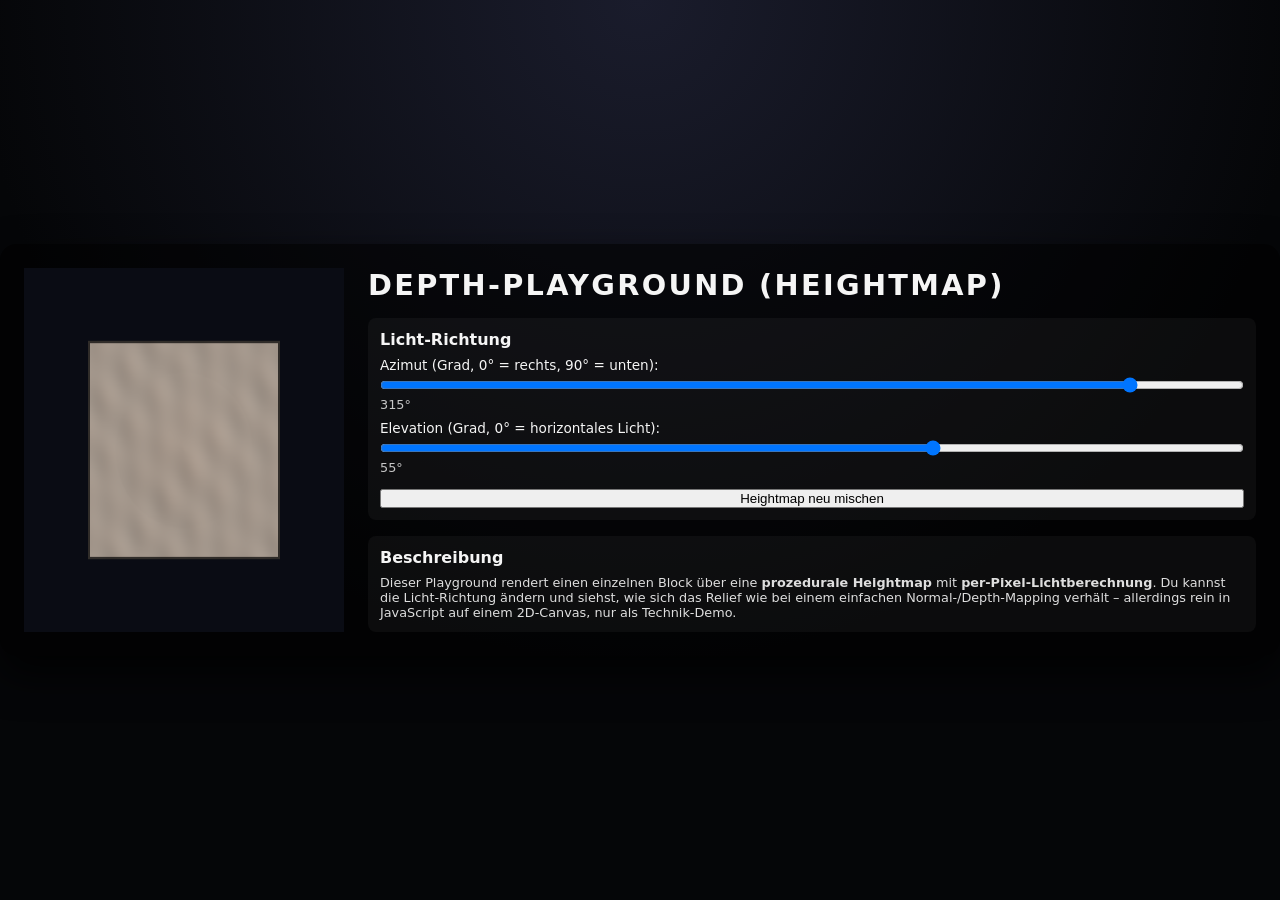
<file: effects-depth.html>
<!doctype html>
<html lang="de">
  <head>
    <meta charset="utf-8" />
    <title>Tetris – Depth-Playground (Heightmap)</title>
    <meta name="viewport" content="width=device-width,initial-scale=1" />
    <link rel="stylesheet" href="./styles.css" />
  </head>
  <body>
    <div id="app">
      <canvas id="depthCanvas" width="320" height="320"></canvas>
      <div id="ui">
        <h1>Depth-Playground (Heightmap)</h1>
        <div class="controls">
          <h2>Licht-Richtung</h2>
          <label style="display: block; font-size: 0.85rem; margin-bottom: 8px">
            Azimut (Grad, 0° = rechts, 90° = unten):
            <input
              id="depthAzimuth"
              type="range"
              min="0"
              max="360"
              value="315"
              style="width: 100%; margin-top: 4px"
            />
            <span id="depthAzimuthValue" style="font-size: 0.8rem; opacity: 0.8">
              315°
            </span>
          </label>
          <label style="display: block; font-size: 0.85rem; margin-bottom: 8px">
            Elevation (Grad, 0° = horizontales Licht):
            <input
              id="depthElevation"
              type="range"
              min="10"
              max="80"
              value="55"
              style="width: 100%; margin-top: 4px"
            />
            <span id="depthElevationValue" style="font-size: 0.8rem; opacity: 0.8">
              55°
            </span>
          </label>
          <button id="depthRandomize" style="margin-top: 6px; width: 100%">
            Heightmap neu mischen
          </button>
        </div>
        <div class="controls">
          <h2>Beschreibung</h2>
          <p style="font-size: 0.8rem; opacity: 0.9">
            Dieser Playground rendert einen einzelnen Block über eine
            <strong>prozedurale Heightmap</strong> mit
            <strong>per-Pixel-Lichtberechnung</strong>. Du kannst die
            Licht-Richtung ändern und siehst, wie sich das Relief wie bei
            einem einfachen Normal-/Depth-Mapping verhält – allerdings rein
            in JavaScript auf einem 2D-Canvas, nur als Technik-Demo.
          </p>
        </div>
      </div>
    </div>
    <script type="module" src="./src/effectsDepthPlayground.js"></script>
  </body>
  </html>
</file>
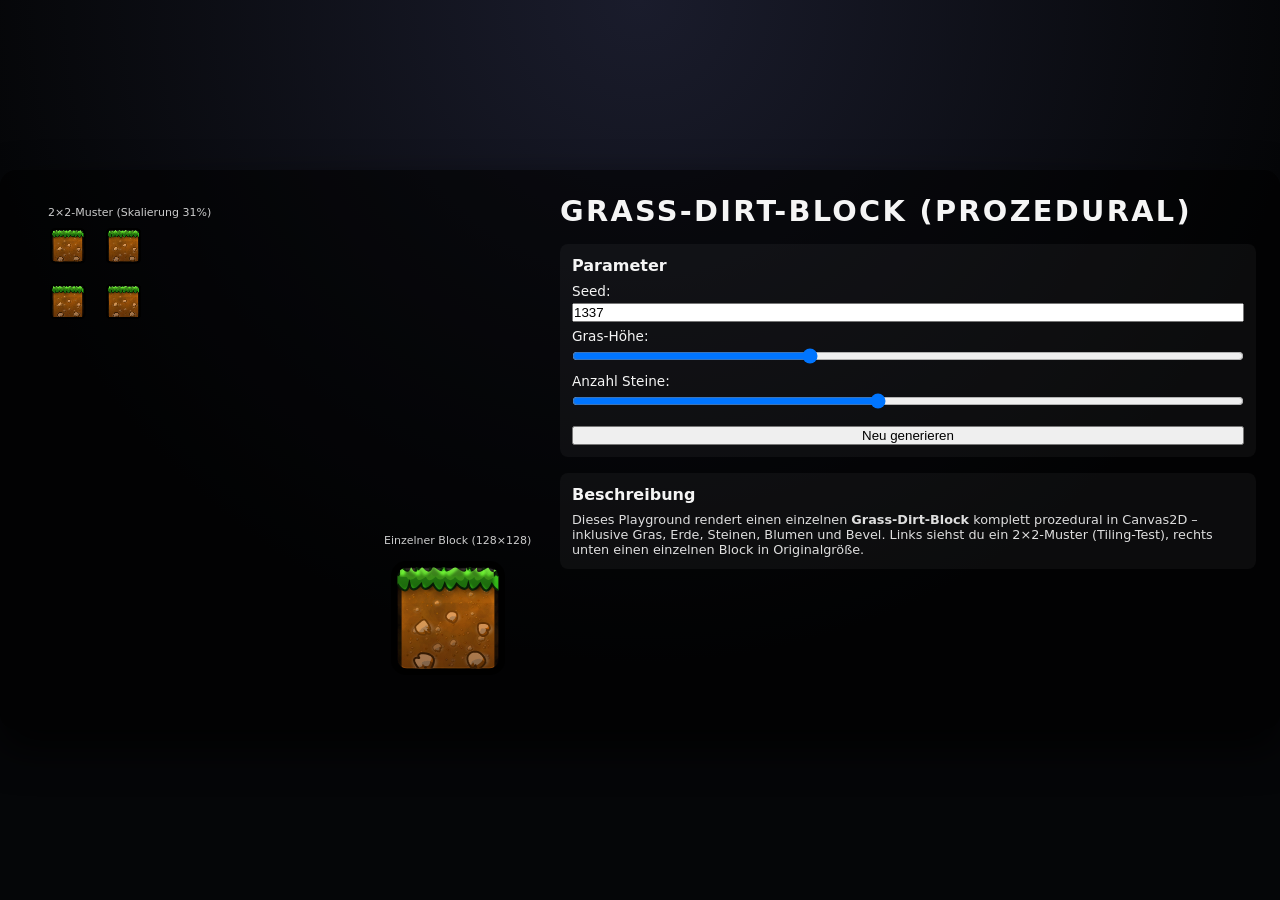
<file: effects-grass-dirt.html>
<!doctype html>
<html lang="de">
  <head>
    <meta charset="utf-8" />
    <title>Tetris – Grass-Dirt-Block Playground</title>
    <meta name="viewport" content="width=device-width,initial-scale=1" />
    <link rel="stylesheet" href="./styles.css" />
  </head>
  <body>
    <div id="app">
      <canvas id="grassDirtCanvas" width="512" height="512"></canvas>
      <div id="ui">
        <h1>Grass-Dirt-Block (prozedural)</h1>
        <div class="controls">
          <h2>Parameter</h2>
          <label style="display: block; font-size: 0.85rem; margin-bottom: 6px">
            Seed:
            <input
              id="grassDirtSeed"
              type="number"
              value="1337"
              step="1"
              style="width: 100%; margin-top: 4px"
            />
          </label>
          <label style="display: block; font-size: 0.85rem; margin-bottom: 6px">
            Gras-Höhe:
            <input
              id="grassDirtGrassH"
              type="range"
              min="20"
              max="60"
              value="34"
              style="width: 100%; margin-top: 4px"
            />
          </label>
          <label style="display: block; font-size: 0.85rem; margin-bottom: 6px">
            Anzahl Steine:
            <input
              id="grassDirtPebbles"
              type="range"
              min="40"
              max="260"
              value="140"
              style="width: 100%; margin-top: 4px"
            />
          </label>
          <button id="grassDirtRedraw" style="margin-top: 8px; width: 100%">
            Neu generieren
          </button>
        </div>
        <div class="controls">
          <h2>Beschreibung</h2>
          <p style="font-size: 0.8rem; opacity: 0.9">
            Dieses Playground rendert einen einzelnen
            <strong>Grass-Dirt-Block</strong> komplett prozedural in Canvas2D –
            inklusive Gras, Erde, Steinen, Blumen und Bevel. Links siehst du
            ein 2×2-Muster (Tiling-Test), rechts unten einen einzelnen Block in
            Originalgröße.
          </p>
        </div>
      </div>
    </div>
    <script type="module" src="./src/effectsGrassDirtPlayground.js"></script>
  </body>
  </html>
</file>
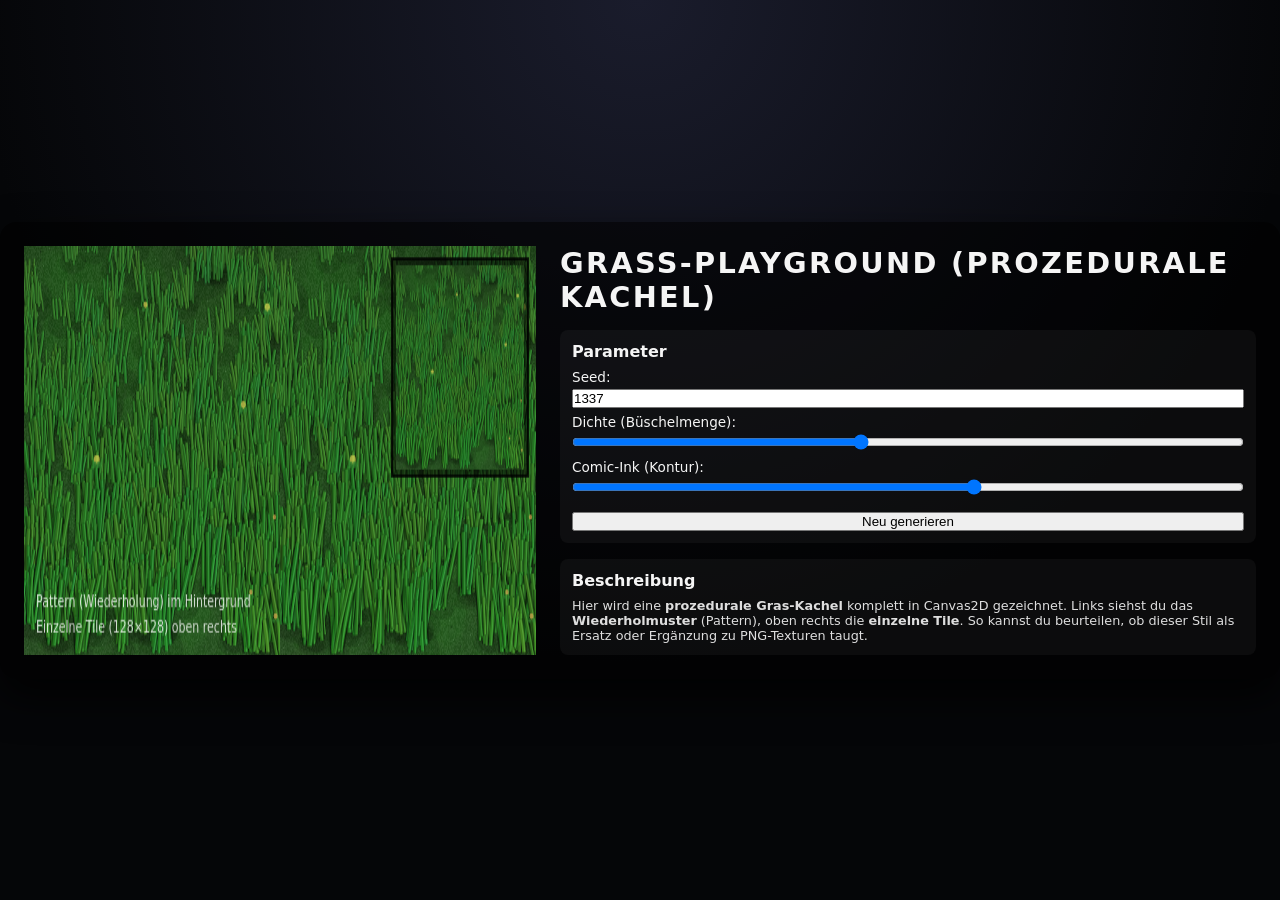
<file: effects-grass.html>
<!doctype html>
<html lang="de">
  <head>
    <meta charset="utf-8" />
    <title>Tetris – Procedural Grass Playground</title>
    <meta name="viewport" content="width=device-width,initial-scale=1" />
    <link rel="stylesheet" href="./styles.css" />
  </head>
  <body>
    <div id="app">
      <canvas id="grassCanvas" width="512" height="256"></canvas>
      <div id="ui">
        <h1>Grass-Playground (prozedurale Kachel)</h1>
        <div class="controls">
          <h2>Parameter</h2>
          <label style="display: block; font-size: 0.85rem; margin-bottom: 6px">
            Seed:
            <input
              id="grassSeed"
              type="number"
              value="1337"
              step="1"
              style="width: 100%; margin-top: 4px"
            />
          </label>
          <label style="display: block; font-size: 0.85rem; margin-bottom: 6px">
            Dichte (Büschelmenge):
            <input
              id="grassDensity"
              type="range"
              min="25"
              max="200"
              value="100"
              style="width: 100%; margin-top: 4px"
            />
          </label>
          <label style="display: block; font-size: 0.85rem; margin-bottom: 6px">
            Comic-Ink (Kontur):
            <input
              id="grassInk"
              type="range"
              min="0"
              max="100"
              value="60"
              style="width: 100%; margin-top: 4px"
            />
          </label>
          <button id="grassRedraw" style="margin-top: 8px; width: 100%">
            Neu generieren
          </button>
        </div>
        <div class="controls">
          <h2>Beschreibung</h2>
          <p style="font-size: 0.8rem; opacity: 0.9">
            Hier wird eine <strong>prozedurale Gras-Kachel</strong> komplett in
            Canvas2D gezeichnet. Links siehst du das
            <strong>Wiederholmuster</strong> (Pattern), oben rechts die
            <strong>einzelne Tile</strong>. So kannst du beurteilen, ob dieser
            Stil als Ersatz oder Ergänzung zu PNG-Texturen taugt.
          </p>
        </div>
      </div>
    </div>
    <script type="module" src="./src/effectsGrassPlayground.js"></script>
  </body>
  </html>
</file>
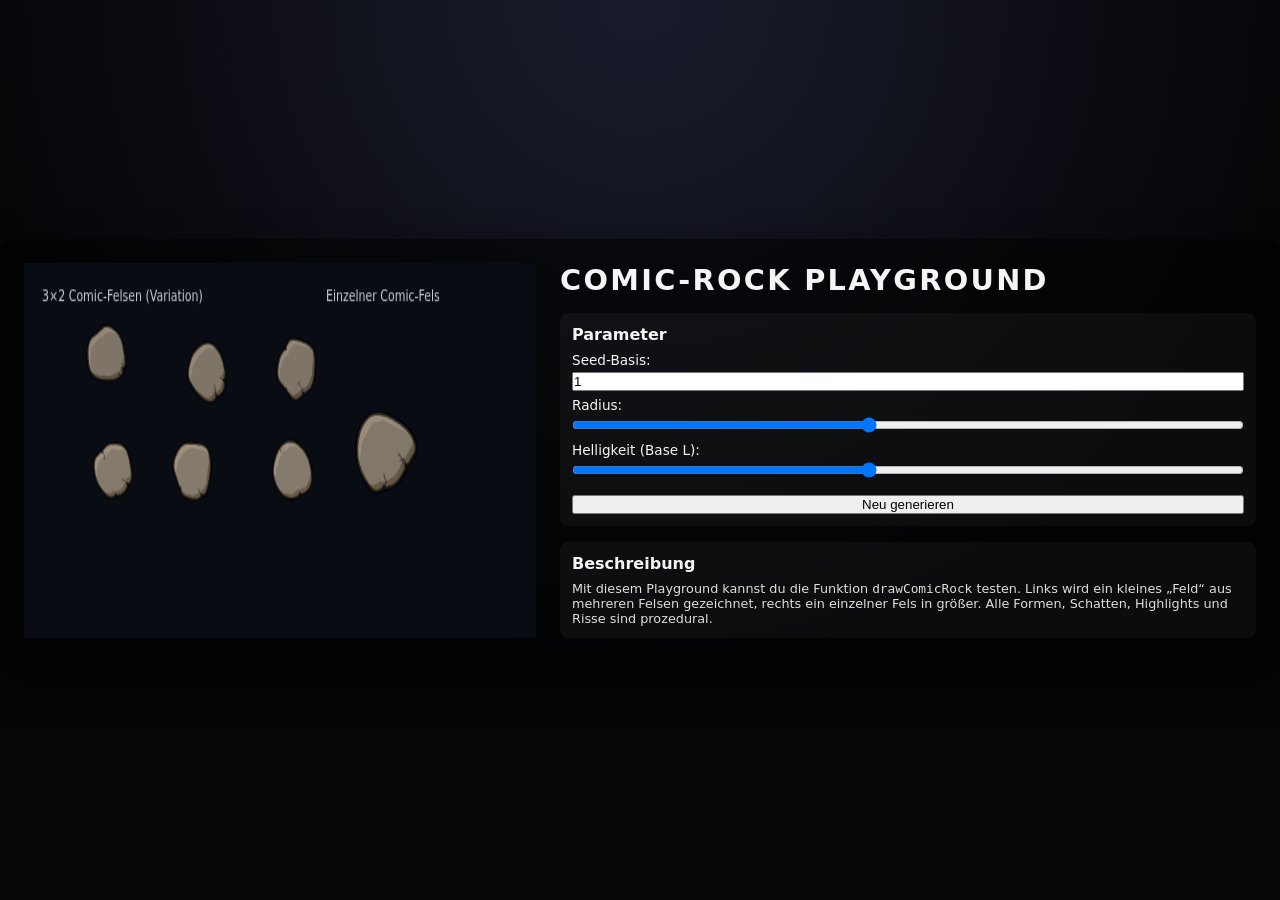
<file: effects-rock.html>
<!doctype html>
<html lang="de">
  <head>
    <meta charset="utf-8" />
    <title>Tetris – Comic-Rock Playground</title>
    <meta name="viewport" content="width=device-width,initial-scale=1" />
    <link rel="stylesheet" href="./styles.css" />
  </head>
  <body>
    <div id="app">
      <canvas id="rockCanvas" width="512" height="256"></canvas>
      <div id="ui">
        <h1>Comic-Rock Playground</h1>
        <div class="controls">
          <h2>Parameter</h2>
          <label style="display: block; font-size: 0.85rem; margin-bottom: 6px">
            Seed-Basis:
            <input
              id="rockSeed"
              type="number"
              value="1"
              step="1"
              style="width: 100%; margin-top: 4px"
            />
          </label>
          <label style="display: block; font-size: 0.85rem; margin-bottom: 6px">
            Radius:
            <input
              id="rockRadius"
              type="range"
              min="10"
              max="60"
              value="32"
              style="width: 100%; margin-top: 4px"
            />
          </label>
          <label style="display: block; font-size: 0.85rem; margin-bottom: 6px">
            Helligkeit (Base L):
            <input
              id="rockLightness"
              type="range"
              min="20"
              max="70"
              value="42"
              style="width: 100%; margin-top: 4px"
            />
          </label>
          <button id="rockRedraw" style="margin-top: 8px; width: 100%">
            Neu generieren
          </button>
        </div>
        <div class="controls">
          <h2>Beschreibung</h2>
          <p style="font-size: 0.8rem; opacity: 0.9">
            Mit diesem Playground kannst du die Funktion
            <code>drawComicRock</code> testen. Links wird ein kleines
            &bdquo;Feld&ldquo; aus mehreren Felsen gezeichnet, rechts ein
            einzelner Fels in größer. Alle Formen, Schatten, Highlights und
            Risse sind prozedural.
          </p>
        </div>
      </div>
    </div>
    <script type="module" src="./src/effectsRockPlayground.js"></script>
  </body>
  </html>
</file>
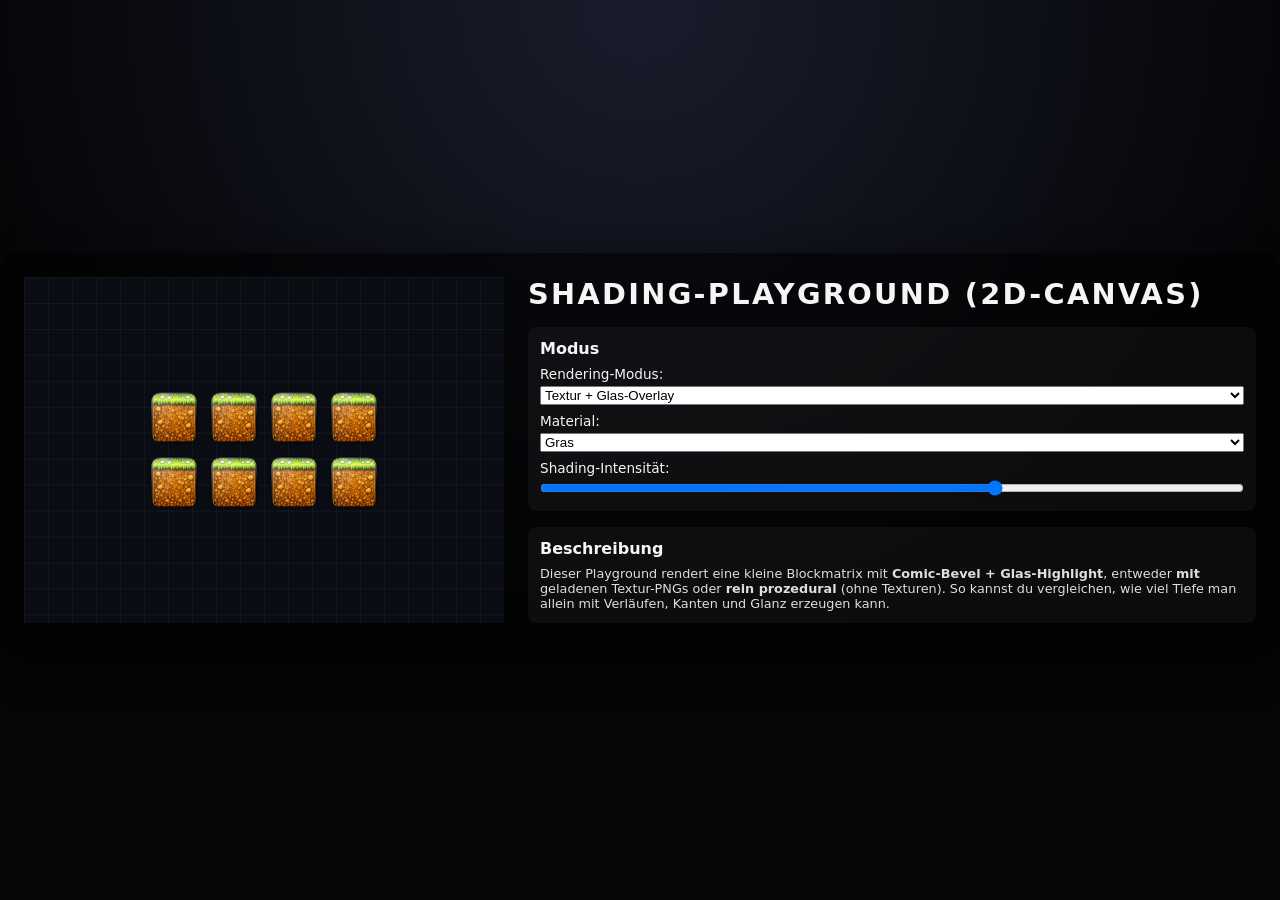
<file: effects-shading.html>
<!doctype html>
<html lang="de">
  <head>
    <meta charset="utf-8" />
    <title>Tetris – Shading-Playground (2D)</title>
    <meta name="viewport" content="width=device-width,initial-scale=1" />
    <link rel="stylesheet" href="./styles.css" />
  </head>
  <body>
    <div id="app">
      <canvas id="shadingCanvas" width="480" height="320"></canvas>
      <div id="ui">
        <h1>Shading-Playground (2D-Canvas)</h1>
        <div class="controls">
          <h2>Modus</h2>
          <label style="display: block; font-size: 0.85rem; margin-bottom: 4px">
            Rendering-Modus:
            <select id="shadingMode" style="width: 100%; margin-top: 4px">
              <option value="texture">Textur + Glas-Overlay</option>
              <option value="procedural">Prozedural (ohne Textur)</option>
              <option value="compare">Vergleich (links Textur, rechts prozedural)</option>
            </select>
          </label>
          <label style="display: block; font-size: 0.85rem; margin-top: 8px">
            Material:
            <select id="shadingMaterial" style="width: 100%; margin-top: 4px">
              <option value="wood">Holz</option>
              <option value="stone">Stein</option>
              <option value="metal">Metall</option>
              <option value="glass">Glas</option>
              <option value="grass" selected>Gras</option>
              <option value="slime">Schleim</option>
            </select>
          </label>
          <label style="display: block; font-size: 0.85rem; margin-top: 8px">
            Shading-Intensität:
            <input
              id="shadingIntensity"
              type="range"
              min="0"
              max="100"
              value="65"
              style="width: 100%; margin-top: 4px"
            />
          </label>
        </div>
        <div class="controls">
          <h2>Beschreibung</h2>
          <p style="font-size: 0.8rem; opacity: 0.9">
            Dieser Playground rendert eine kleine Blockmatrix mit
            <strong>Comic-Bevel + Glas-Highlight</strong>, entweder
            <strong>mit</strong> geladenen Textur-PNGs oder
            <strong>rein prozedural</strong> (ohne Texturen).
            So kannst du vergleichen, wie viel Tiefe man allein mit
            Verläufen, Kanten und Glanz erzeugen kann.
          </p>
        </div>
      </div>
    </div>
    <script type="module" src="./src/effectsShadingPlayground.js"></script>
  </body>
  </html>
</file>
<file: styles.css>
*,
*::before,
*::after {
  box-sizing: border-box;
  margin: 0;
  padding: 0;
}

html,
body {
  width: 100%;
  height: 100%;
  background: radial-gradient(circle at top, #1a1c2c 0, #050608 60%);
  color: #f5f5f5;
  font-family: system-ui, -apple-system, BlinkMacSystemFont, 'Segoe UI', sans-serif;
}

body {
  display: flex;
  align-items: center;
  justify-content: center;
}

.loading-overlay {
  position: fixed;
  inset: 0;
  display: flex;
  align-items: center;
  justify-content: center;
  background: radial-gradient(circle at top, #020617 0, #000000 70%);
  z-index: 1200;
}

.loading-overlay.hidden {
  display: none;
}

.loading-modal {
  min-width: 260px;
  max-width: 360px;
  padding: 20px 24px;
  border-radius: 14px;
  background: rgba(10, 12, 24, 0.98);
  box-shadow: 0 18px 50px rgba(0, 0, 0, 0.95);
  display: flex;
  flex-direction: column;
  gap: 14px;
}

.loading-modal h2 {
  font-size: 1.4rem;
}

.loading-bar {
  position: relative;
  width: 100%;
  height: 8px;
  border-radius: 999px;
  background: rgba(255, 255, 255, 0.08);
  overflow: hidden;
}

.loading-bar-fill {
  position: absolute;
  inset: 0;
  width: 0%;
  border-radius: inherit;
  background: linear-gradient(90deg, #4ade80, #22c55e);
  transition: width 0.18s ease-out;
}

.loading-text {
  font-size: 0.9rem;
  opacity: 0.85;
}

.loading-start-btn {
  margin-top: 4px;
  padding: 8px 14px;
  border-radius: 999px;
  border: none;
  cursor: pointer;
  font-size: 0.95rem;
  background: linear-gradient(90deg, #38bdf8, #6366f1);
  color: #020617;
  font-weight: 600;
}

.loading-start-btn.hidden {
  display: none;
}

.loading-start-btn:hover {
  filter: brightness(1.05);
}

#app {
  display: flex;
  gap: 24px;
  padding: 24px;
  background: rgba(0, 0, 0, 0.6);
  border-radius: 16px;
  box-shadow: 0 18px 40px rgba(0, 0, 0, 0.8);
}

canvas#gameCanvas {
  border-radius: 8px;
  background: linear-gradient(to bottom, #050608, #101322);
  box-shadow: 0 0 0 2px rgba(255, 255, 255, 0.05);
}

#ui {
  display: flex;
  flex-direction: column;
  gap: 16px;
  min-width: 200px;
}

#ui h1 {
  font-size: 1.8rem;
  letter-spacing: 0.08em;
  text-transform: uppercase;
}

.stats {
  display: flex;
  flex-direction: column;
  gap: 4px;
  padding: 12px;
  border-radius: 8px;
  background: rgba(255, 255, 255, 0.04);
  font-size: 0.9rem;
}

.controls {
  padding: 12px;
  border-radius: 8px;
  background: rgba(255, 255, 255, 0.04);
}

.controls h2 {
  font-size: 1rem;
  margin-bottom: 8px;
}

.controls ul {
  list-style: none;
  font-size: 0.85rem;
}

.controls li + li {
  margin-top: 4px;
}

.pause-overlay {
  position: fixed;
  inset: 0;
  display: flex;
  align-items: center;
  justify-content: center;
  background: rgba(0, 0, 0, 0.55);
  z-index: 1000;
}

.pause-overlay.hidden {
  display: none;
}

.pause-modal {
  min-width: 260px;
  max-width: 360px;
  padding: 20px 22px;
  border-radius: 12px;
  background: rgba(10, 12, 24, 0.96);
  box-shadow: 0 18px 40px rgba(0, 0, 0, 0.9);
  display: flex;
  flex-direction: column;
  gap: 16px;
}

.pause-modal h2 {
  font-size: 1.4rem;
  margin-bottom: 4px;
}

.pause-section {
  padding: 10px 12px;
  border-radius: 8px;
  background: rgba(255, 255, 255, 0.04);
  display: flex;
  flex-direction: column;
  gap: 8px;
}

.pause-section h3 {
  font-size: 0.95rem;
  opacity: 0.9;
}

.pause-row {
  display: flex;
  align-items: center;
  justify-content: space-between;
  gap: 8px;
  font-size: 0.85rem;
}

.pause-row input[type='range'] {
  flex: 1;
}

.pause-resume-btn {
  margin-top: 4px;
  padding: 8px 14px;
  border-radius: 999px;
  border: none;
  cursor: pointer;
  font-size: 0.95rem;
  background: linear-gradient(90deg, #4ade80, #22c55e);
  color: #020617;
  font-weight: 600;
}

.pause-resume-btn:hover {
  filter: brightness(1.05);
}

@media (max-width: 800px) {
  #app {
    flex-direction: column;
    align-items: center;
  }
}
</file>
